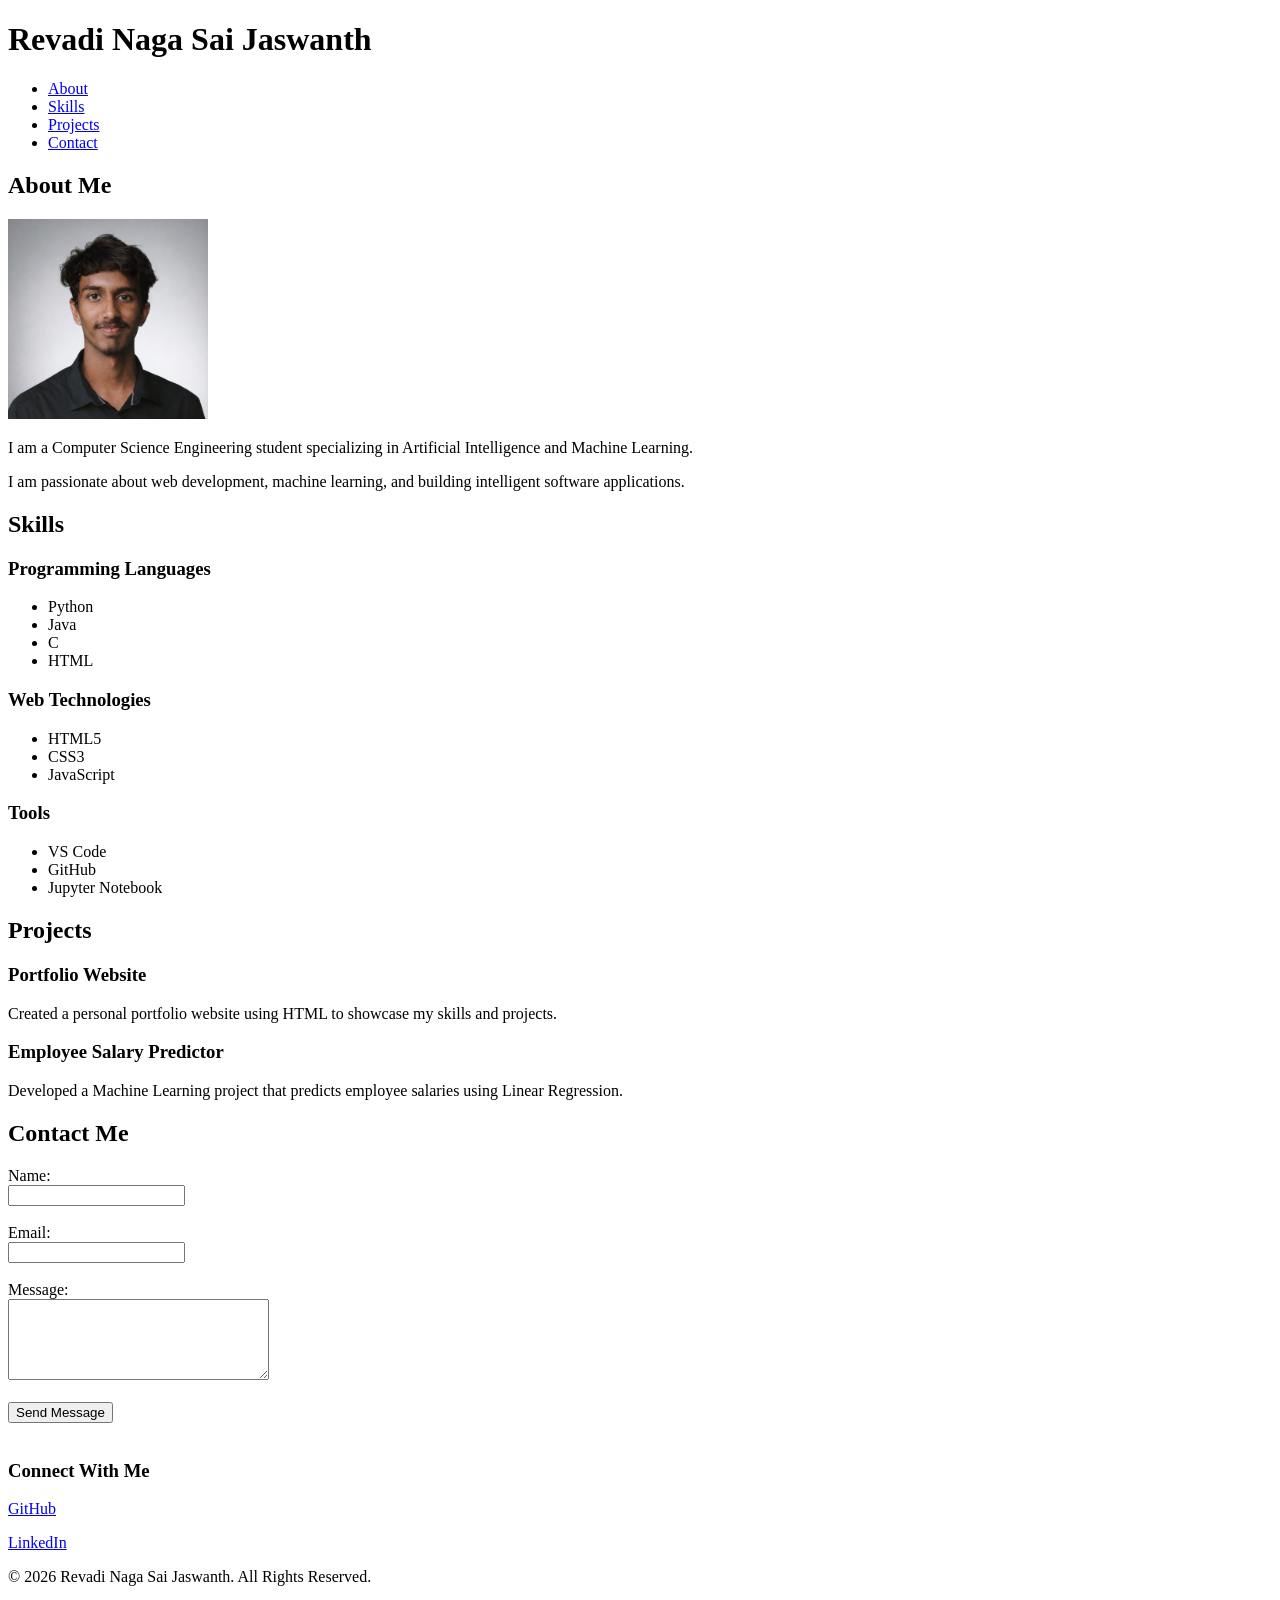
<file: The Developers Arena/portfolio-week1/index.html>
<!DOCTYPE html>
<html lang="en">

<head>
    <meta charset="UTF-8">
    <meta name="viewport" content="width=device-width, initial-scale=1.0">
    <title>Revadi Naga Sai Jaswanth | Portfolio</title>
</head>

<body>

    <!-- Header -->
    <header>

        <h1>Revadi Naga Sai Jaswanth</h1>

        <!-- Navigation -->
        <nav>
            <ul>
                <li><a href="#about">About</a></li>
                <li><a href="#skills">Skills</a></li>
                <li><a href="#projects">Projects</a></li>
                <li><a href="#contact">Contact</a></li>
            </ul>
        </nav>

    </header>

    <!-- Main Content -->
    <main>

        <!-- About Section -->
        <section id="about">

            <h2>About Me</h2>

            <img src="images/Profile.jpeg" alt="Profile Picture" width="200">

            <p>
                I am a Computer Science Engineering student specializing in
                Artificial Intelligence and Machine Learning.
            </p>

            <p>
                I am passionate about web development, machine learning,
                and building intelligent software applications.
            </p>

        </section>

        <!-- Skills Section -->
        <section id="skills">

            <h2>Skills</h2>

            <h3>Programming Languages</h3>

            <ul>
                <li>Python</li>
                <li>Java</li>
                <li>C</li>
                <li>HTML</li>
            </ul>

            <h3>Web Technologies</h3>

            <ul>
                <li>HTML5</li>
                <li>CSS3</li>
                <li>JavaScript</li>
            </ul>

            <h3>Tools</h3>

            <ul>
                <li>VS Code</li>
                <li>GitHub</li>
                <li>Jupyter Notebook</li>
            </ul>

        </section>

        <!-- Projects Section -->
        <section id="projects">

            <h2>Projects</h2>

            <article>

                <h3>Portfolio Website</h3>

                <p>
                    Created a personal portfolio website using HTML
                    to showcase my skills and projects.
                </p>

            </article>

            <article>

                <h3>Employee Salary Predictor</h3>

                <p>
                    Developed a Machine Learning project that predicts
                    employee salaries using Linear Regression.
                </p>

            </article>

        </section>

        <!-- Contact Section -->
        <section id="contact">

            <h2>Contact Me</h2>

            <form>

                <label for="name">Name:</label>
                <br>
                <input type="text" id="name" name="name" required>

                <br><br>

                <label for="email">Email:</label>
                <br>
                <input type="email" id="email" name="email" required>

                <br><br>

                <label for="message">Message:</label>
                <br>
                <textarea id="message" name="message" rows="5" cols="30"></textarea>

                <br><br>

                <button type="submit">Send Message</button>

            </form>

            <br>

            <h3>Connect With Me</h3>

            <p>
                <a href="https://github.com/" target="_blank">GitHub</a>
            </p>

            <p>
                <a href="https://www.linkedin.com/" target="_blank">LinkedIn</a>
            </p>

        </section>

    </main>

    <!-- Footer -->
    <footer>

        <p>
            © 2026 Revadi Naga Sai Jaswanth. All Rights Reserved.
        </p>

    </footer>

</body>

</html>
</file>
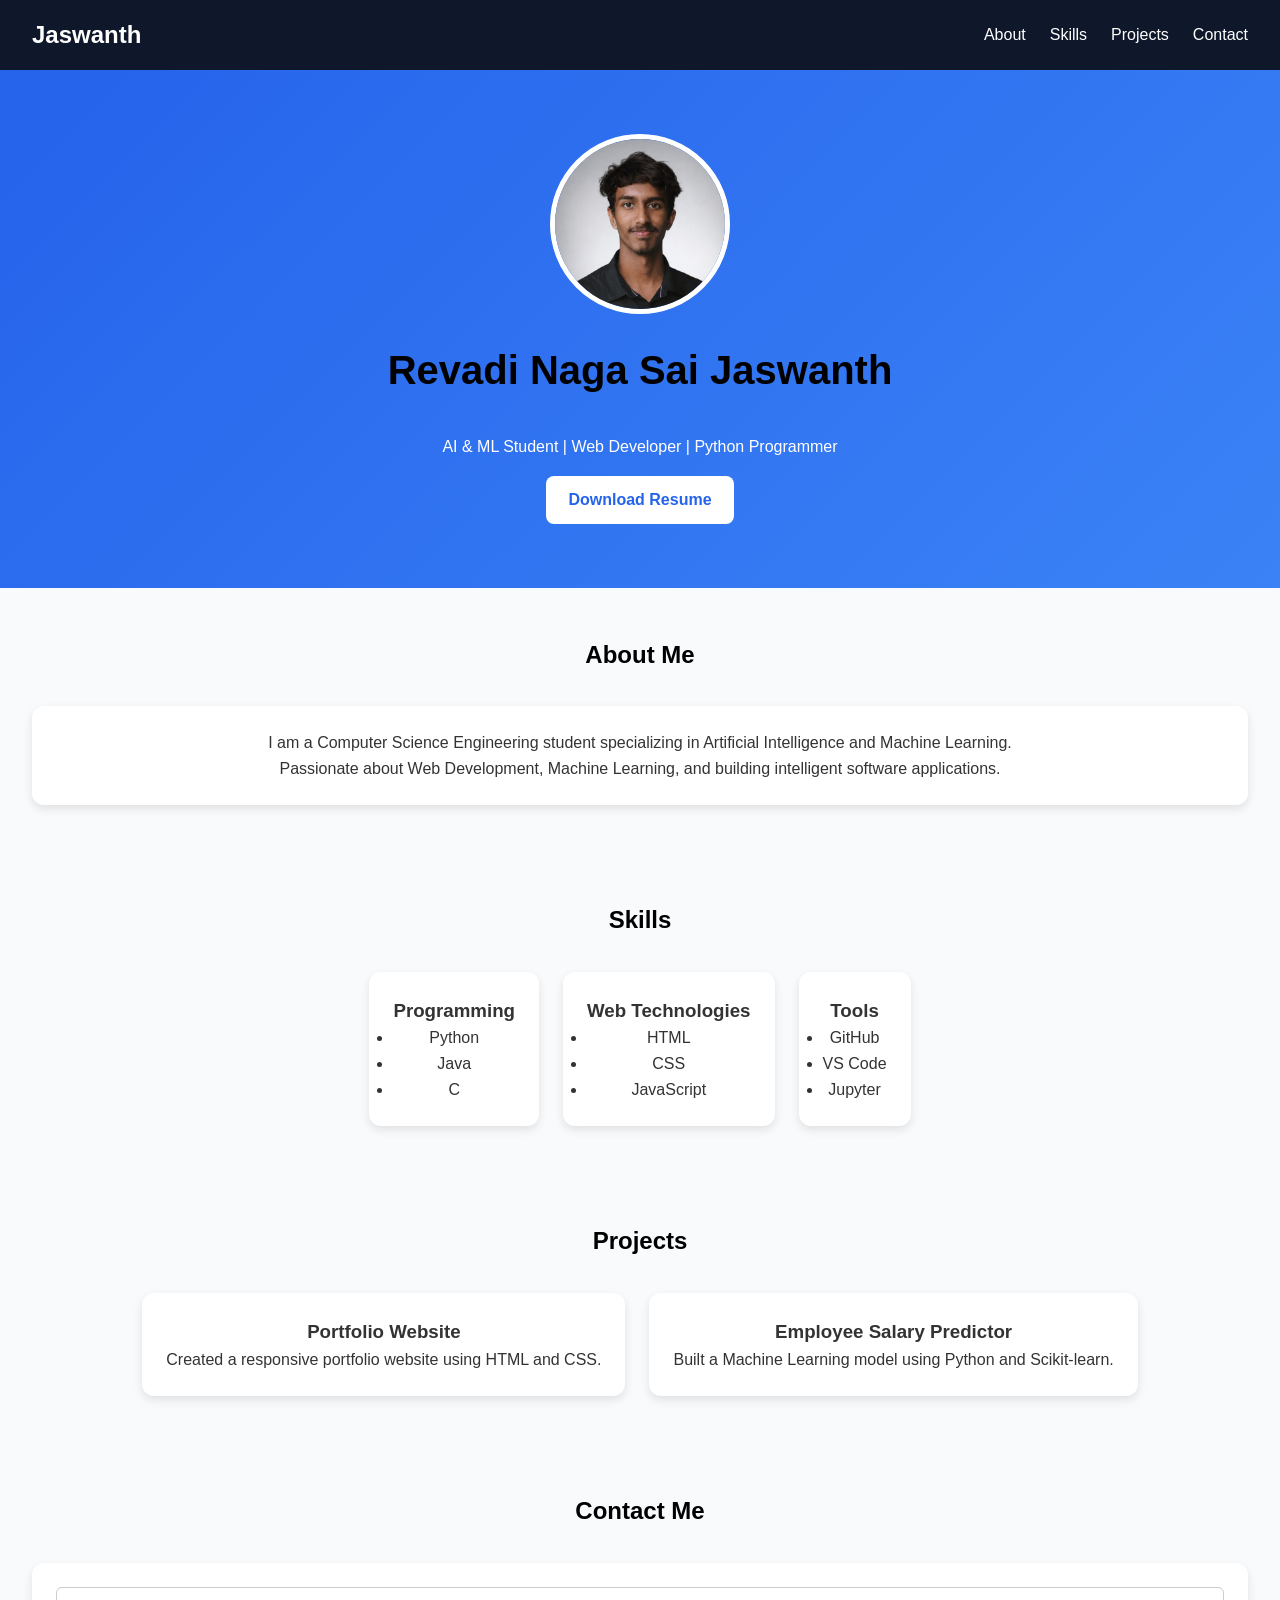
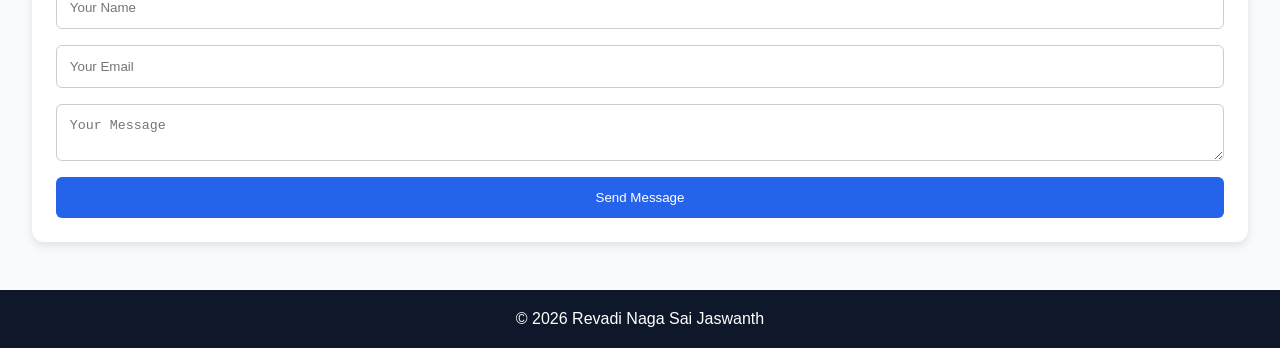
<file: The Developers Arena/portfolio-week2/index.html>
<!DOCTYPE html>
<html lang="en">

<head>
  <meta charset="UTF-8">
  <meta name="viewport" content="width=device-width, initial-scale=1.0">
  <title>Revadi Naga Sai Jaswanth | Portfolio</title>

  <!-- External CSS -->
  <link rel="stylesheet" href="style.css">
</head>

<body>

  <!-- Header -->
  <header>

    <nav>

      <h1 class="logo">Jaswanth</h1>

      <ul class="nav-links">
        <li><a href="#about">About</a></li>
        <li><a href="#skills">Skills</a></li>
        <li><a href="#projects">Projects</a></li>
        <li><a href="#contact">Contact</a></li>
      </ul>

    </nav>

  </header>

  <!-- Hero Section -->
  <section class="hero">

    <img src="images/Profile.jpeg" alt="Profile Picture">

    <h2>Revadi Naga Sai Jaswanth</h2>

    <p>
      AI & ML Student | Web Developer | Python Programmer
    </p>

    <a href="jaswanth_resume.pdf" class="btn" download>
  Download Resume
</a>

  </section>

  <!-- About Section -->
  <section id="about">

    <h2>About Me</h2>

    <div class="card">

      <p>
        I am a Computer Science Engineering student specializing in
        Artificial Intelligence and Machine Learning.
      </p>

      <p>
        Passionate about Web Development, Machine Learning,
        and building intelligent software applications.
      </p>

    </div>

  </section>

  <!-- Skills Section -->
  <section id="skills">

    <h2>Skills</h2>

    <div class="skills-container">

      <div class="card">
        <h3>Programming</h3>
        <ul>
          <li>Python</li>
          <li>Java</li>
          <li>C</li>
        </ul>
      </div>

      <div class="card">
        <h3>Web Technologies</h3>
        <ul>
          <li>HTML</li>
          <li>CSS</li>
          <li>JavaScript</li>
        </ul>
      </div>

      <div class="card">
        <h3>Tools</h3>
        <ul>
          <li>GitHub</li>
          <li>VS Code</li>
          <li>Jupyter</li>
        </ul>
      </div>

    </div>

  </section>

  <!-- Projects Section -->
  <section id="projects">

    <h2>Projects</h2>

    <div class="projects-container">

      <div class="card">

        <h3>Portfolio Website</h3>

        <p>
          Created a responsive portfolio website using HTML and CSS.
        </p>

      </div>

      <div class="card">

        <h3>Employee Salary Predictor</h3>

        <p>
          Built a Machine Learning model using Python and Scikit-learn.
        </p>

      </div>

    </div>

  </section>

  <!-- Contact Section -->
  <section id="contact">

    <h2>Contact Me</h2>

    <div class="card">

      <form>

        <input type="text" placeholder="Your Name" required>

        <input type="email" placeholder="Your Email" required>

        <textarea placeholder="Your Message"></textarea>

        <button type="submit">Send Message</button>

      </form>

    </div>

  </section>

  <!-- Footer -->
  <footer>

    <p>
      © 2026 Revadi Naga Sai Jaswanth
    </p>

  </footer>

</body>

</html>
</file>
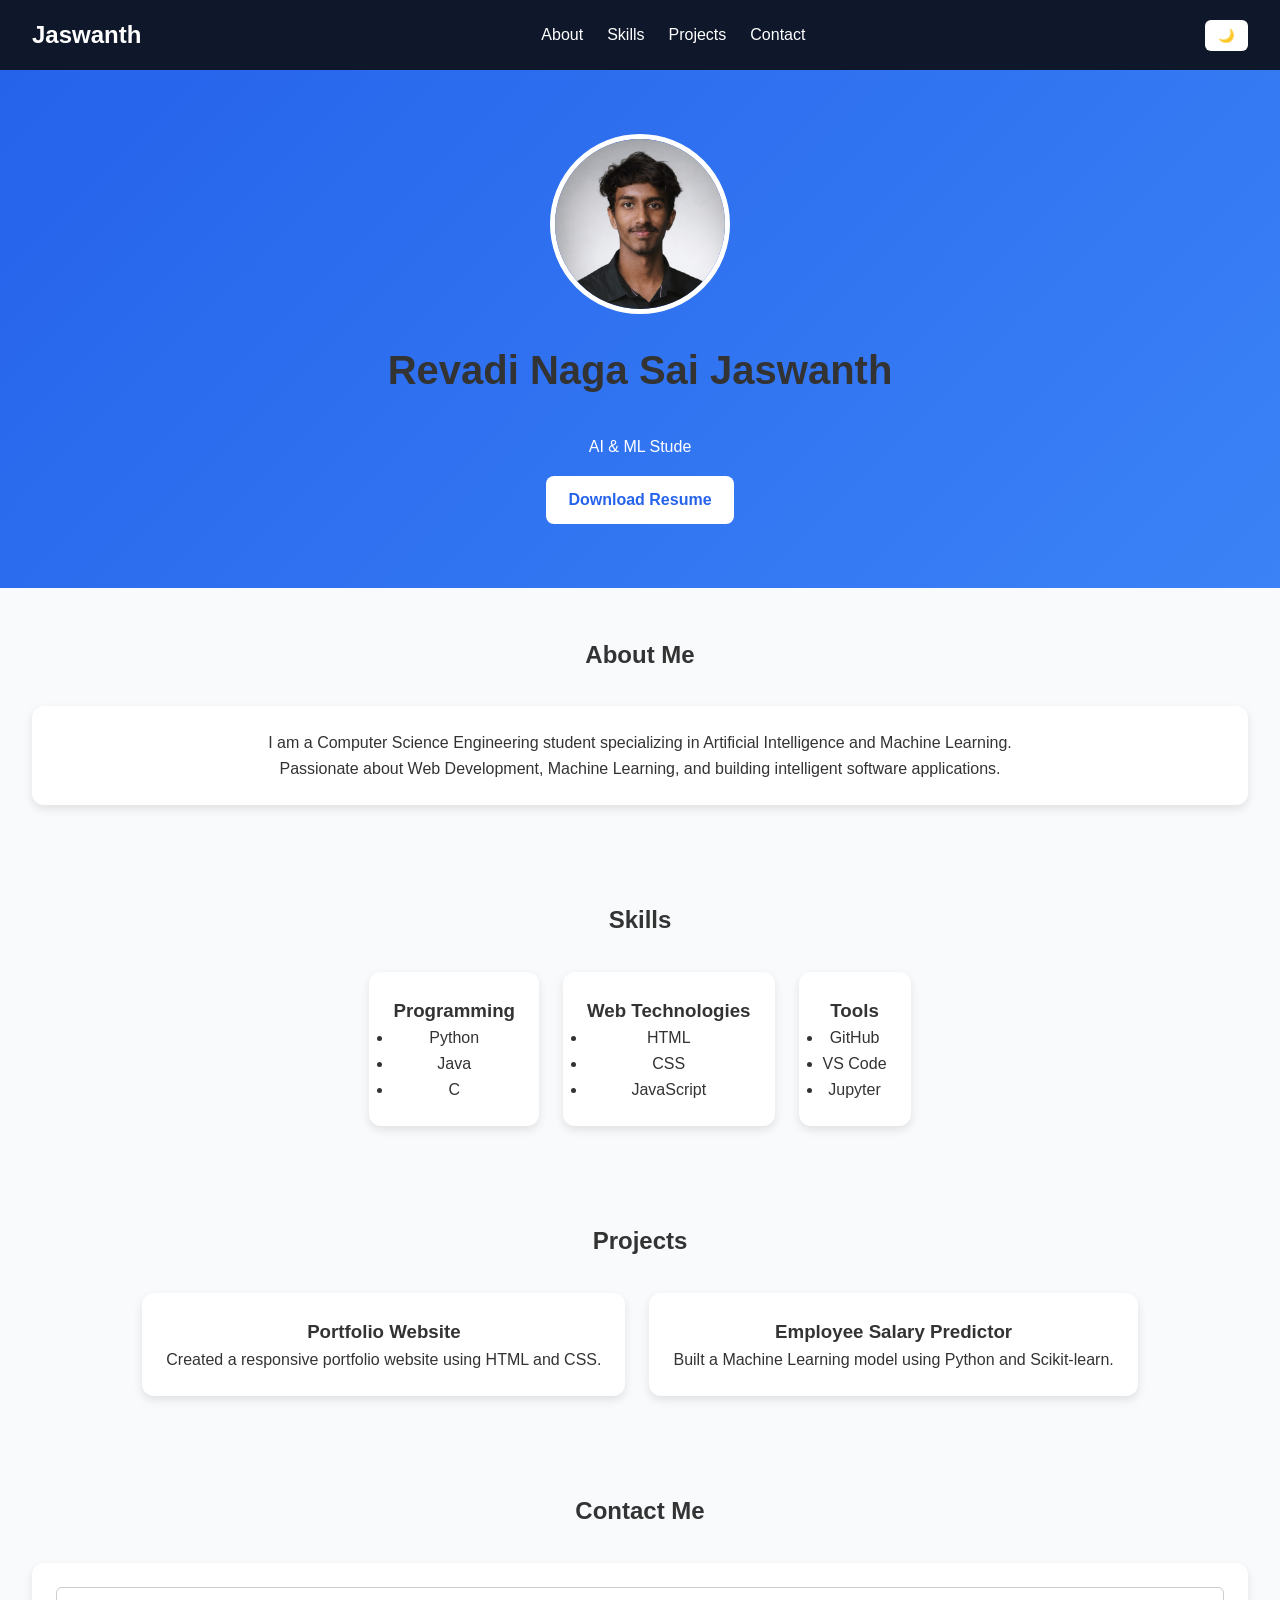
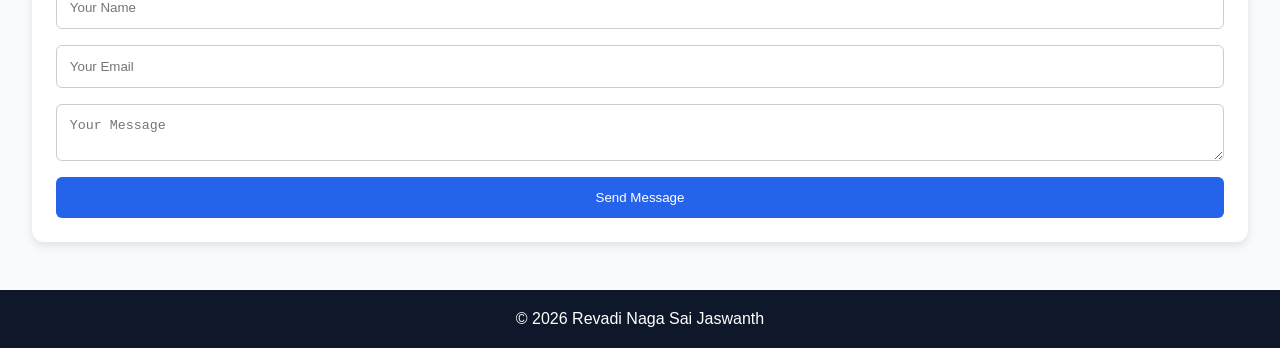
<file: The Developers Arena/portfolio-week3/index.html>
<!DOCTYPE html>
<html lang="en">

<head>
  <meta charset="UTF-8">
  <meta name="viewport" content="width=device-width, initial-scale=1.0">
  <title>Revadi Naga Sai Jaswanth | Portfolio</title>

  <!-- External CSS -->
  <link rel="stylesheet" href="style.css">
</head>

<body>

  <!-- Header -->
  <header>

    <nav>

      <h1 class="logo">Jaswanth</h1>

      <ul class="nav-links">
        <li><a href="#about">About</a></li>
        <li><a href="#skills">Skills</a></li>
        <li><a href="#projects">Projects</a></li>
        <li><a href="#contact">Contact</a></li>
      </ul>
        <button id="theme-btn">🌙</button>
    </nav>

  </header>

  <!-- Hero Section -->
  <section class="hero">

    <img src="images/Profile.jpeg" alt="Profile Picture">

    <h2>Revadi Naga Sai Jaswanth</h2>
    
    <p id="typing-text"></p>

    <a href="jaswanth_resume.pdf" class="btn" download>
  Download Resume
</a>

  </section>

  <!-- About Section -->
  <section id="about">

    <h2>About Me</h2>

    <div class="card">

      <p>
        I am a Computer Science Engineering student specializing in
        Artificial Intelligence and Machine Learning.
      </p>

      <p>
        Passionate about Web Development, Machine Learning,
        and building intelligent software applications.
      </p>

    </div>

  </section>

  <!-- Skills Section -->
  <section id="skills">

    <h2>Skills</h2>

    <div class="skills-container">

      <div class="card">
        <h3>Programming</h3>
        <ul>
          <li>Python</li>
          <li>Java</li>
          <li>C</li>
        </ul>
      </div>

      <div class="card">
        <h3>Web Technologies</h3>
        <ul>
          <li>HTML</li>
          <li>CSS</li>
          <li>JavaScript</li>
        </ul>
      </div>

      <div class="card">
        <h3>Tools</h3>
        <ul>
          <li>GitHub</li>
          <li>VS Code</li>
          <li>Jupyter</li>
        </ul>
      </div>

    </div>

  </section>

  <!-- Projects Section -->
  <section id="projects">

    <h2>Projects</h2>

    <div class="projects-container">

      <div class="card">

        <h3>Portfolio Website</h3>

        <p>
          Created a responsive portfolio website using HTML and CSS.
        </p>

      </div>

      <div class="card">

        <h3>Employee Salary Predictor</h3>

        <p>
          Built a Machine Learning model using Python and Scikit-learn.
        </p>

      </div>

    </div>

  </section>

  <!-- Contact Section -->
  <section id="contact">

    <h2>Contact Me</h2>

    <div class="card">

    <form id="contact-form">

        <input type="text" placeholder="Your Name">

        <input type="email" placeholder="Your Email" >

        <textarea placeholder="Your Message"></textarea>

        <button type="submit">Send Message</button>

      </form>

      <p id="form-message"></p>

    </div>

  </section>

  <!-- Footer -->
  <footer>

    <p>
      © 2026 Revadi Naga Sai Jaswanth
    </p>

  </footer>

   <script src="script.js"></script>

</body>

</html>
</file>
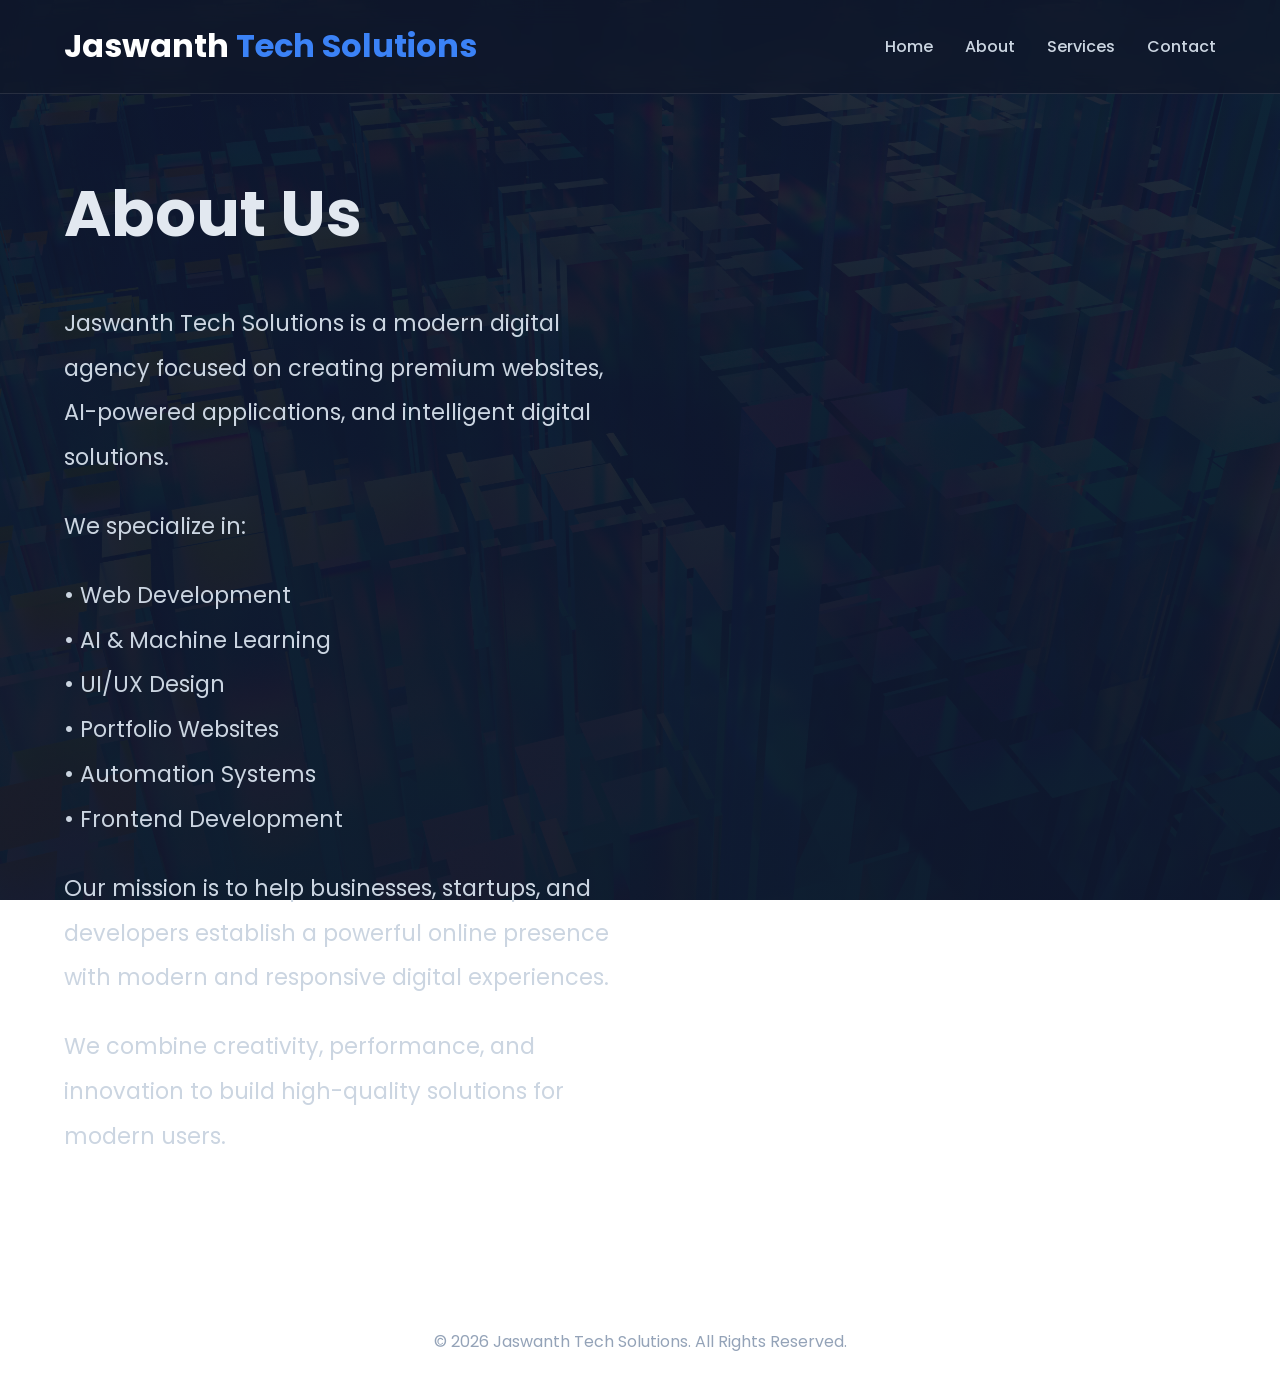
<file: The Developers Arena/portfolio-week4/about.html>
<!DOCTYPE html>
<html lang="en">

<head>

    <meta charset="UTF-8">

    <meta name="viewport"
          content="width=device-width, initial-scale=1.0">

    <title>About | Jaswanth Tech Solutions</title>

    <link rel="stylesheet"
          href="css/style.css">

</head>

<body>

<!-- Navbar -->

<header>

    <nav>

        <h1 class="logo">
    Jaswanth <span>Tech Solutions</span>
</h1>

        <ul class="nav-links">

            <li><a href="index.html">Home</a></li>

            <li><a href="about.html">About</a></li>

            <li><a href="services.html">Services</a></li>

            <li><a href="contact.html">Contact</a></li>

        </ul>

    </nav>

</header>

<!-- About Section -->

<section class="about-page">

    <div class="about-content">

        <div class="about-text">

    <h2>About Us</h2>

    <p>
        Jaswanth Tech Solutions is a modern digital agency
        focused on creating premium websites,
        AI-powered applications,
        and intelligent digital solutions.
    </p>

    <p>
        We specialize in:
    </p>

    <p>
        • Web Development <br>
        • AI & Machine Learning <br>
        • UI/UX Design <br>
        • Portfolio Websites <br>
        • Automation Systems <br>
        • Frontend Development
    </p>

    <p>
        Our mission is to help businesses,
        startups, and developers establish
        a powerful online presence with
        modern and responsive digital experiences.
    </p>

    <p>
        We combine creativity,
        performance,
        and innovation to build
        high-quality solutions for modern users.
    </p>

</div>

    </div>

</section>

<!-- Footer -->

<footer>

    <p>
        © 2026 Jaswanth Tech Solutions.
        All Rights Reserved.
    </p>

</footer>

</body>

</html>
</file>
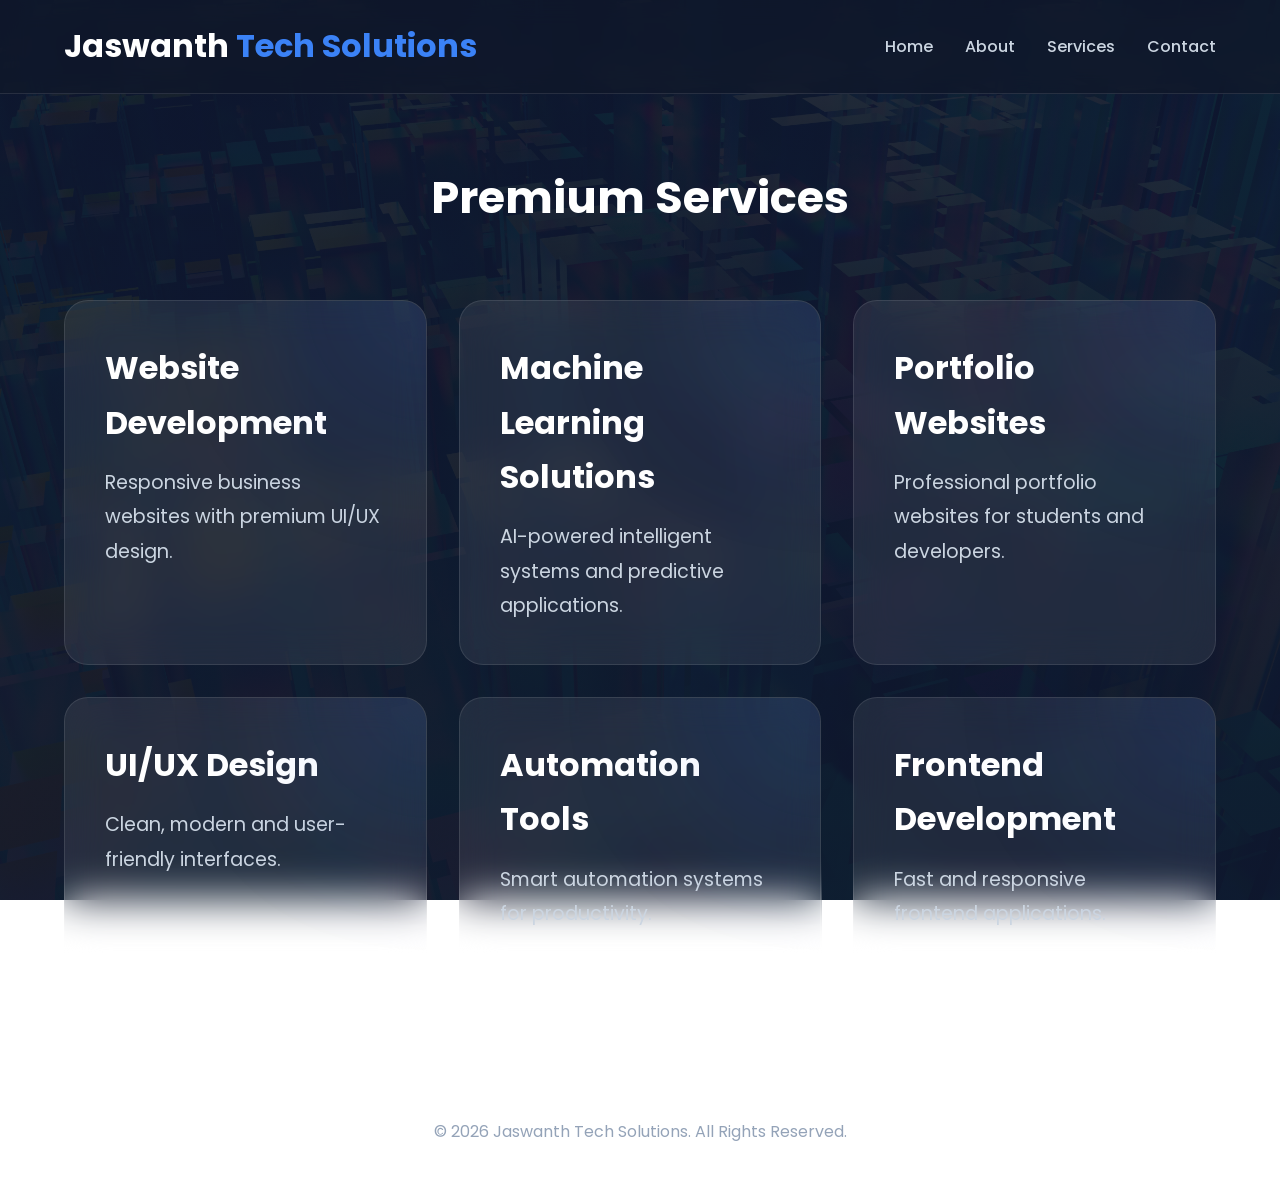
<file: The Developers Arena/portfolio-week4/services.html>
<!DOCTYPE html>
<html lang="en">

<head>

    <meta charset="UTF-8">

    <meta name="viewport"
          content="width=device-width, initial-scale=1.0">

    <title>Services | Jaswanth Tech Solutions</title>

    <link rel="stylesheet"
          href="css/style.css">

</head>

<body>

<!-- Navbar -->

<header>

    <nav>

        <h1 class="logo">
    Jaswanth <span>Tech Solutions</span>
</h1>

        <ul class="nav-links">

            <li><a href="index.html">Home</a></li>

            <li><a href="about.html">About</a></li>

            <li><a href="services.html">Services</a></li>

            <li><a href="contact.html">Contact</a></li>

        </ul>

    </nav>

</header>

<!-- Services Section -->

<section class="services-page">

    <h2 class="section-title">

        Premium Services

    </h2>

    <div class="card-container">

        <div class="card">

            <h3>Website Development</h3>

            <p>
                Responsive business websites
                with premium UI/UX design.
            </p>

        </div>

        <div class="card">

            <h3>Machine Learning Solutions</h3>

            <p>
                AI-powered intelligent systems
                and predictive applications.
            </p>

        </div>

        <div class="card">

            <h3>Portfolio Websites</h3>

            <p>
                Professional portfolio websites
                for students and developers.
            </p>

        </div>

        <div class="card">

            <h3>UI/UX Design</h3>

            <p>
                Clean, modern and user-friendly interfaces.
            </p>

        </div>

        <div class="card">

            <h3>Automation Tools</h3>

            <p>
                Smart automation systems for productivity.
            </p>

        </div>

        <div class="card">

            <h3>Frontend Development</h3>

            <p>
                Fast and responsive frontend applications.
            </p>

        </div>

    </div>

</section>

<!-- Footer -->

<footer>

    <p>
        © 2026 Jaswanth Tech Solutions.
        All Rights Reserved.
    </p>

</footer>

</body>

</html>
</file>
<file: The Developers Arena/portfolio-week2/style.css>
/* Reset Default Styles */

* {
  margin: 0;
  padding: 0;
  box-sizing: border-box;
}

/* CSS Variables */

:root {
  --primary-color: #2563eb;
  --secondary-color: #0f172a;
  --background-color: #f8fafc;
  --card-color: #ffffff;
  --text-color: #333333;
}

/* Body */

body {
  font-family: Arial, Helvetica, sans-serif;
  background-color: var(--background-color);
  color: var(--text-color);
  line-height: 1.6;
}

/* Header */

header {
  background-color: var(--secondary-color);
  padding: 1rem 2rem;
}

/* Navbar */

nav {
  display: flex;
  justify-content: space-between;
  align-items: center;
}

.logo {
  color: white;
}

.nav-links {
  display: flex;
  list-style: none;
  gap: 1.5rem;
}

.nav-links a {
  color: white;
  text-decoration: none;
  transition: 0.3s;
}

.nav-links a:hover {
  color: var(--primary-color);
}

/* Hero Section */

.hero {
  text-align: center;
  padding: 4rem 2rem;
  background: linear-gradient(135deg, #2563eb, #3b82f6);
  color: white;
}

.hero img {
  width: 180px;
  height: 180px;
  border-radius: 50%;
  margin-bottom: 1rem;
  border: 5px solid white;
}

.hero h2 {
  font-size: 2.5rem;
}

.hero p {
  margin: 1rem 0;
}

/* Button */

.btn {
  display: inline-block;
  background-color: white;
  color: #2563eb;
  padding: 0.7rem 1.4rem;
  border-radius: 8px;
  text-decoration: none;
  font-weight: bold;
  transition: 0.3s;
}

.btn:hover {
  transform: translateY(-3px);
}

/* Sections */

section {
  padding: 3rem 2rem;
}

section h2 {
  text-align: center;
  margin-bottom: 2rem;
  color: black;
}

/* Cards */

.card {
  background-color: var(--card-color);
  padding: 1.5rem;
  border-radius: 12px;
  box-shadow: 0 4px 10px rgba(0,0,0,0.1);
  text-align: center;
}

/* Skills */

.skills-container {
  display: flex;
  gap: 1.5rem;
  justify-content: center;
  flex-wrap: wrap;
}

/* Projects */

.projects-container {
  display: flex;
  gap: 1.5rem;
  justify-content: center;
  flex-wrap: wrap;
}

/* Form */

form {
  display: flex;
  flex-direction: column;
  gap: 1rem;
}

input,
textarea {
  padding: 0.8rem;
  border: 1px solid #ccc;
  border-radius: 6px;
}

button {
  background-color: var(--primary-color);
  color: white;
  padding: 0.8rem;
  border: none;
  border-radius: 6px;
  cursor: pointer;
}

button:hover {
  opacity: 0.9;
}

/* Footer */

footer {
  text-align: center;
  background-color: var(--secondary-color);
  color: white;
  padding: 1rem;
}

/* Responsive Design */

@media (max-width: 768px) {

  nav {
    flex-direction: column;
    gap: 1rem;
  }

  .nav-links {
    flex-direction: column;
    text-align: center;
  }

  .skills-container,
  .projects-container {
    flex-direction: column;
  }

}
</file>
<file: The Developers Arena/portfolio-week3/style.css>
/* Reset Default Styles */

* {
  margin: 0;
  padding: 0;
  box-sizing: border-box;
}

/* CSS Variables */

:root {
  --primary-color: #2563eb;
  --secondary-color: #0f172a;
  --background-color: #f8fafc;
  --card-color: #ffffff;
  --text-color: #333333;
}

/* Dark Mode */

body.dark {
  --background-color: #0f172a;
  --text-color: #f8fafc;
  --card-color: #1e293b;
}


/* Body */

body {
  font-family: Arial, Helvetica, sans-serif;
  background-color: var(--background-color);
  color: var(--text-color);
  line-height: 1.6;
  transition: 0.4s;
}

/* Header */

header {
  background-color: var(--secondary-color);
  padding: 1rem 2rem;
}

/* Navbar */

nav {
  display: flex;
  justify-content: space-between;
  align-items: center;
}

.logo {
  color: white;
}

.nav-links {
  display: flex;
  list-style: none;
  gap: 1.5rem;
}

.nav-links a {
  color: white;
  text-decoration: none;
  transition: 0.3s;
}

.nav-links a:hover {
  color: var(--primary-color);
}

/* Theme Button */

#theme-btn {
  background: white;
  border: none;
  padding: 0.5rem 0.8rem;
  border-radius: 6px;
  cursor: pointer;
}

/* Hero Section */

.hero {
  text-align: center;
  padding: 4rem 2rem;
  background: linear-gradient(135deg, #2563eb, #3b82f6);
  color: white;
}

.hero img {
  width: 180px;
  height: 180px;
  border-radius: 50%;
  margin-bottom: 1rem;
  border: 5px solid white;
}

.hero h2 {
  font-size: 2.5rem;
}

.hero p {
  margin: 1rem 0;
}

/* Button */

.btn {
  display: inline-block;
  background-color: white;
  color: #2563eb;
  padding: 0.7rem 1.4rem;
  border-radius: 8px;
  text-decoration: none;
  font-weight: bold;
  transition: 0.3s;
}

.btn:hover {
  transform: translateY(-3px);
}

/* Sections */

section {
  padding: 3rem 2rem;
}

section h2 {
  text-align: center;
  margin-bottom: 2rem;
  color: var(--text-color);
}

/* Cards */

.card {
  background-color: var(--card-color);
  padding: 1.5rem;
  border-radius: 12px;
  box-shadow: 0 4px 10px rgba(0,0,0,0.1);
  text-align: center;
}

/* Skills */

.skills-container {
  display: flex;
  gap: 1.5rem;
  justify-content: center;
  flex-wrap: wrap;
}

/* Projects */

.projects-container {
  display: flex;
  gap: 1.5rem;
  justify-content: center;
  flex-wrap: wrap;
}

/* Form */

form {
  display: flex;
  flex-direction: column;
  gap: 1rem;
}

input,
textarea {
  padding: 0.8rem;
  border: 1px solid #ccc;
  border-radius: 6px;
}

button {
  background-color: var(--primary-color);
  color: white;
  padding: 0.8rem;
  border: none;
  border-radius: 6px;
  cursor: pointer;
}

button:hover {
  opacity: 0.9;
}

/* Footer */

footer {
  text-align: center;
  background-color: var(--secondary-color);
  color: white;
  padding: 1rem;
}

/* Responsive Design */

@media (max-width: 768px) {

  nav {
    flex-direction: column;
    gap: 1rem;
  }

  .nav-links {
    flex-direction: column;
    text-align: center;
  }

  .skills-container,
  .projects-container {
    flex-direction: column;
  }

}
</file>
<file: The Developers Arena/portfolio-week4/css/style.css>
/* Google Fonts */
@import url('https://fonts.googleapis.com/css2?family=Poppins:wght@300;400;500;600;700&display=swap');

/* Reset */

*{
    margin:0;
    padding:0;
    box-sizing:border-box;
    scroll-behavior:smooth;
}

/* Variables */

:root{
    --primary:#2563eb;
    --secondary:#1e293b;
    --dark:#0f172a;
    --text:#e2e8f0;
    --card:rgba(255,255,255,0.08);
}

/* Body */

body{
    font-family:'Poppins',sans-serif;
    background:#0f172a;
    color:var(--text);
    line-height:1.7;
    overflow-x:hidden;
}

/* Navbar */

header{
    width:100%;
    position:fixed;
    top:0;
    z-index:1000;

    background:rgba(15,23,42,0.75);

    backdrop-filter:blur(12px);

    border-bottom:1px solid rgba(255,255,255,0.1);
}

nav{
    width:90%;
    margin:auto;

    display:flex;
    justify-content:space-between;
    align-items:center;

    padding:1.2rem 0;
}

.logo{
    font-size:2rem;
    font-weight:700;
    color:white;
}

.logo span{

    color:#3b82f6;
}

.nav-links{
    display:flex;
    gap:2rem;
    list-style:none;
}

.nav-links a{
    text-decoration:none;
    color:#cbd5e1;
    font-weight:500;
    transition:0.3s;
}

.nav-links a:hover{
    color:white;
}

/* Hero */

.hero{

    min-height:100vh;

    display:flex;
    flex-direction:column;
    justify-content:center;
    align-items:center;

    text-align:center;

    padding:2rem;

    position:relative;
    overflow:hidden;

    background:
    linear-gradient(rgba(15,23,42,0.7),
    rgba(15,23,42,0.85)),
    url('../images/hero-bg.jpg');

    background-size:cover;
    background-position:center;
    background-attachment:fixed;
}

.hero::before{

    content:'';

    position:absolute;

    width:500px;
    height:500px;

    background:#2563eb;

    filter:blur(120px);

    opacity:0.25;

    top:-100px;
    right:-100px;
}

.hero h1{

    font-size:6rem;

    font-weight:700;

    color:white;

    margin-bottom:1rem;

    z-index:2;
}

.hero p{

    max-width:900px;

    font-size:1.6rem;

    color:#dbeafe;

    margin-bottom:2rem;

    z-index:2;
}

/* Buttons */

.hero-buttons{
    display:flex;
    gap:1rem;
    flex-wrap:wrap;
    z-index:2;
}

.btn{
    padding:1rem 2.2rem;
    border-radius:12px;
    text-decoration:none;
    font-weight:600;
    transition:0.4s;
}

.btn-primary{
    background:white;
    color:#2563eb;
}

.btn-primary:hover{
    transform:translateY(-5px);
    box-shadow:0 10px 25px rgba(255,255,255,0.3);
}

.btn-outline{
    border:2px solid white;
    color:white;
}

.btn-outline:hover{
    background:white;
    color:#2563eb;
}

/* Sections */

section{
    width:90%;
    margin:auto;
    padding:7rem 0;
}

.section-title{
    text-align:center;
    font-size:2.8rem;
    margin-bottom:4rem;
    color:white;
}

/* Premium Background */

.services-page,
.about-page,
.contact-page{

    min-height:100vh;

    background:
    linear-gradient(rgba(15,23,42,0.9), rgba(15,23,42,0.95)),
    url('../images/background.jpg');

    background-size:cover;
    background-position:center;
    background-attachment:fixed;

    padding-top:10rem;
}

/* Cards */

.card-container{

    display:grid;

    grid-template-columns:repeat(3,1fr);

    gap:2rem;
}

@media(max-width:992px){

    .card-container{

        grid-template-columns:1fr 1fr;
    }

}

@media(max-width:768px){

    .card-container{

        grid-template-columns:1fr;
    }

}

.card{

    min-height:260px;

    background:rgba(255,255,255,0.08);

    border:1px solid rgba(255,255,255,0.1);

    backdrop-filter:blur(20px);

    padding:2.5rem;

    border-radius:24px;

    transition:0.4s ease;

    overflow:hidden;

    position:relative;
}

.card::before{

    content:'';

    position:absolute;

    width:200px;
    height:200px;

    background:#2563eb;

    border-radius:50%;

    filter:blur(90px);

    top:-100px;
    right:-100px;

    opacity:0.2;
}

.card:hover{

    transform:translateY(-12px) scale(1.02);

    box-shadow:0 20px 40px rgba(37,99,235,0.3);

    border-color:#3b82f6;
}

.card h3{

    font-size:2rem;

    margin-bottom:1rem;

    color:white;
}

.card p{

    font-size:1.2rem;

    line-height:1.8;

    color:#cbd5e1;
}

/* About */

.about-content{
    display:grid;
    grid-template-columns:1fr 1fr;
    gap:3rem;
    align-items:center;
}

.about-text h2{

    font-size:4rem;

    margin-bottom:2rem;
}

.about-text p{

    font-size:1.4rem;

    line-height:2;

    margin-bottom:1.5rem;

    color:#cbd5e1;
}

.about-image img{
    width:100%;
    border-radius:20px;
}

/* Contact */

.contact-container{
    max-width:700px;
    margin:auto;
}

form{
    display:flex;
    flex-direction:column;
    gap:1.2rem;
}

input,
textarea{

    padding:1.4rem;

    border:none;

    border-radius:12px;

    background:rgba(255,255,255,0.08);

    color:white;

    font-size:1.2rem;
}

textarea{
    height:150px;
    resize:none;
}

input::placeholder,
textarea::placeholder{
    color:#cbd5e1;
}

button{

    background:#2563eb;

    color:white;

    border:none;

    padding:1.3rem;

    border-radius:12px;

    font-size:1.2rem;

    cursor:pointer;

    transition:0.3s;
}

button:hover{
    background:#1d4ed8;
}

/* Footer */

footer{

    text-align:center;

    padding:2rem;

    border-top:1px solid rgba(255,255,255,0.1);

    color:#94a3b8;
}

/* Floating Animation */

@keyframes float {

    0%{
        transform:translateY(0px);
    }

    50%{
        transform:translateY(-10px);
    }

    100%{
        transform:translateY(0px);
    }
}

/* Responsive */

@media(max-width:768px){

    nav{
        flex-direction:column;
        gap:1rem;
    }

    .nav-links{
        gap:1rem;
        font-size:0.9rem;
    }

    .hero h1{
        font-size:2.8rem;
    }

    .hero p{
        font-size:1rem;
    }

    .about-content{

    width:100%;

    display:flex;

    flex-direction:column;

    justify-content:center;

    align-items:flex-start;
}

    .section-title{

    text-align:center;

    font-size:4rem;

    margin-bottom:4rem;

    color:white;
}

}

body{

    background:
    linear-gradient(rgba(15,23,42,0.9),
    rgba(15,23,42,0.95)),
    url('../images/background.jpg');

    background-size:cover;

    background-position:center;

    background-attachment:fixed;
}
</file>
